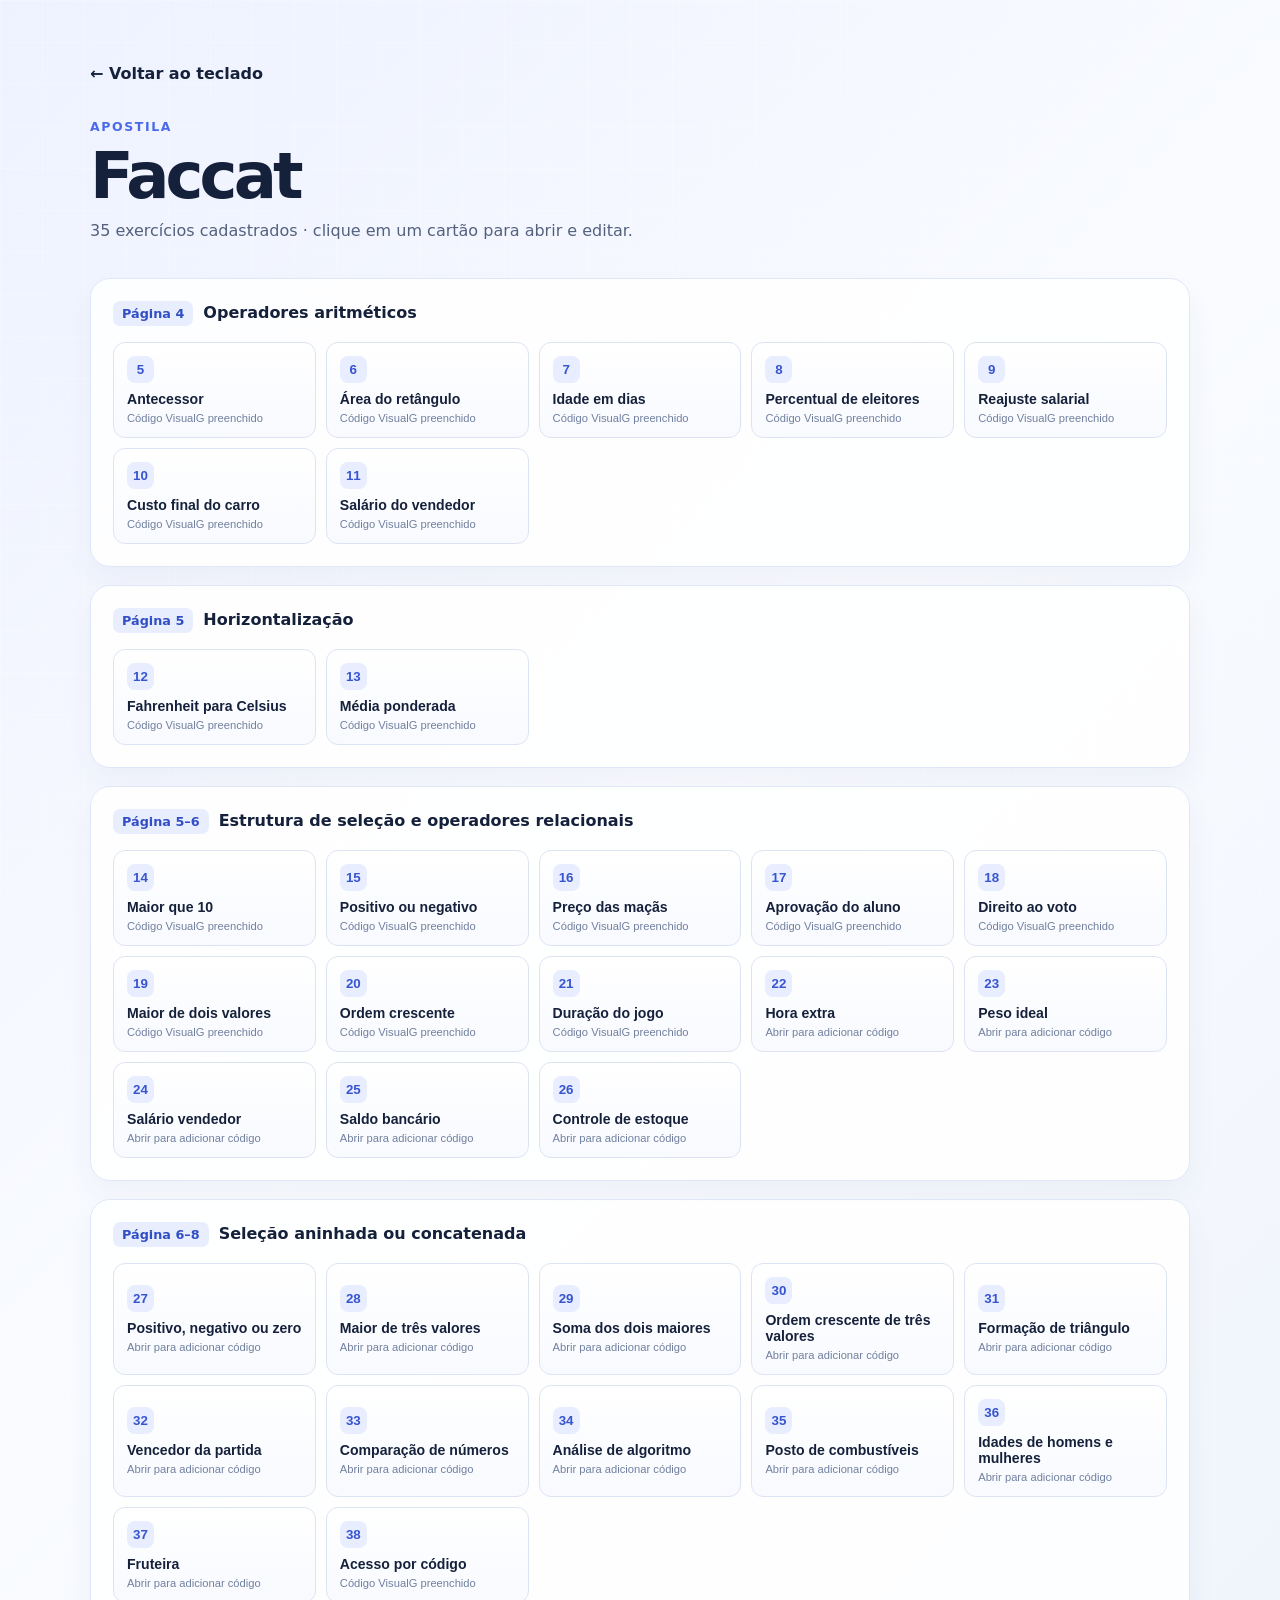
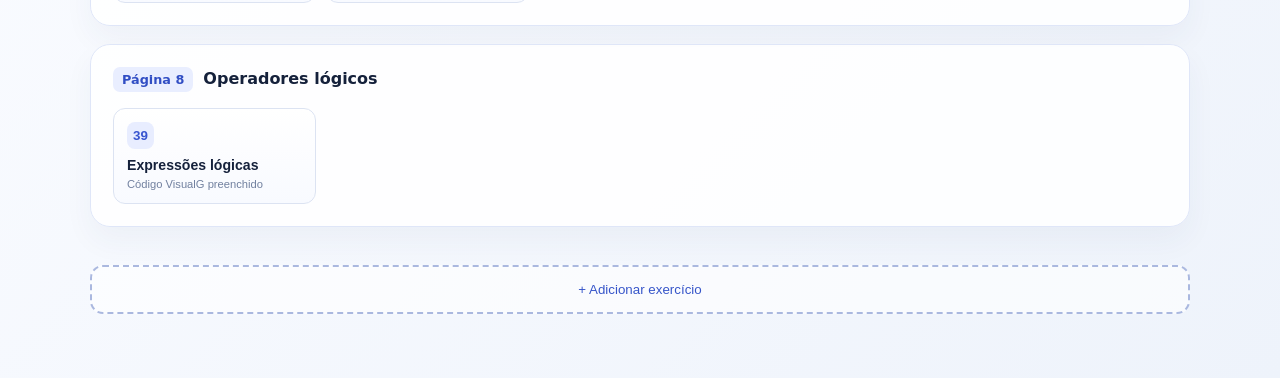
<file: pages/faccat.html>
<!doctype html>
<html lang="pt-BR">

<head>
    <meta charset="utf-8">
    <meta name="viewport" content="width=device-width,initial-scale=1">
    <title>Faccat | Meteoro de Lógica</title>
    <link rel="icon" href="../img/favicon.webp">
    <link rel="stylesheet" href="../css/exercises.css">
</head>

<body data-book="faccat">
    <main class="exercise-app"><a class="back" href="../index.html">← Voltar ao teclado</a>
        <header>
            <p class="eyebrow">Apostila</p>
            <h1>Faccat</h1>
            <p id="summary"></p>
        </header>
        <section id="groups"></section><button class="add" type="button">+ Adicionar exercício</button>
    </main>
    <dialog id="editor">
        <form method="dialog">
            <div class="dialog-head">
                <h2 id="editor-title">Editar exercício</h2><button class="icon" value="cancel">×</button>
            </div><input type="hidden" name="id"><label>Página<input name="page" required></label><label>Capítulo /
                assunto<input name="chapter" required></label><label>Exercício<input name="number"
                    required></label><label>Título curto<input name="title"></label><label>Enunciado<textarea
                    name="prompt" rows="5"></textarea></label><label>Código VisualG<textarea name="code"
                    rows="8"></textarea></label>
            <div class="actions"><button class="secondary" type="button" id="remove">Excluir</button><button
                    class="primary" value="save">Salvar</button></div>
        </form>
    </dialog>
    <script src="../data/exercises.js"></script>
    <script src="../data/exercise-details.js"></script>
    <script src="../data/visualg-matches.js"></script>
    <script src="../js/exercises.js"></script>
</body>

</html>
</file>
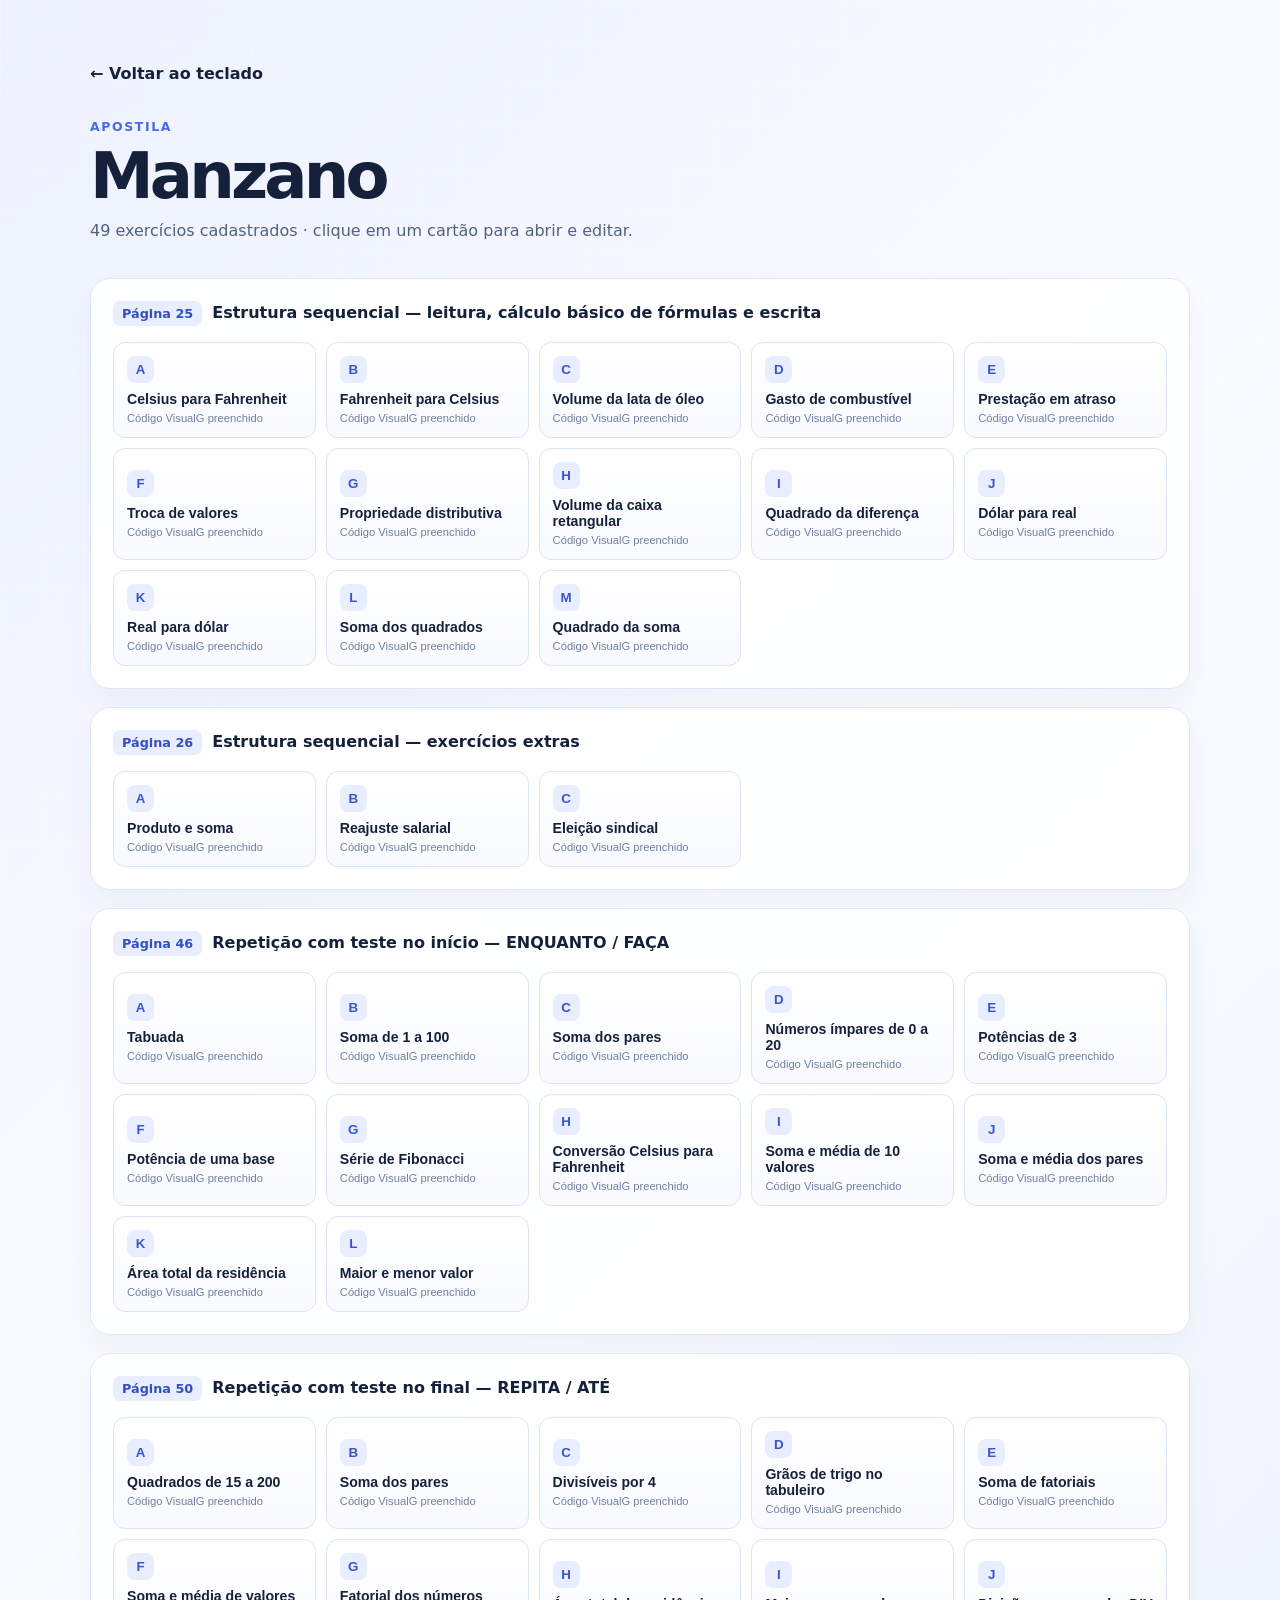
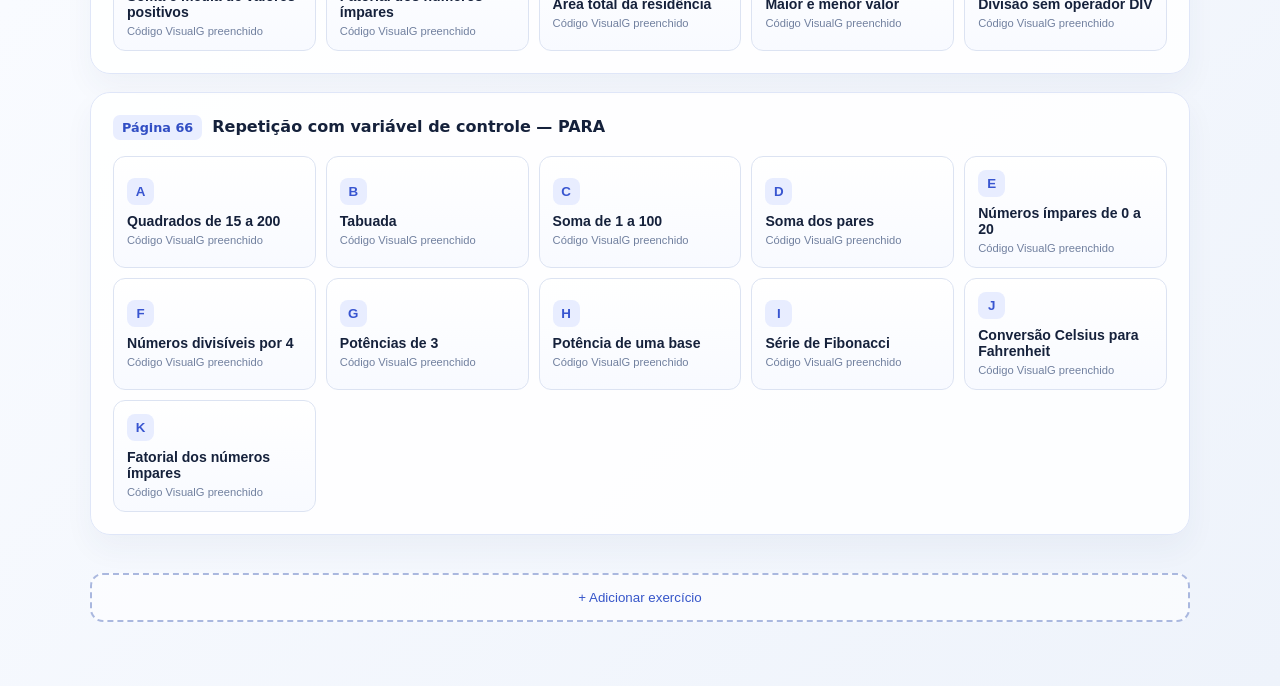
<file: pages/manzano.html>
<!doctype html>
<html lang="pt-BR">

<head>
    <meta charset="utf-8">
    <meta name="viewport" content="width=device-width,initial-scale=1">
    <title>Manzano | Meteoro de Lógica</title>
    <link rel="icon" href="../img/favicon.webp">
    <link rel="stylesheet" href="../css/exercises.css">
</head>

<body data-book="manzano">
    <main class="exercise-app"><a class="back" href="../index.html">← Voltar ao teclado</a>
        <header>
            <p class="eyebrow">Apostila</p>
            <h1>Manzano</h1>
            <p id="summary"></p>
        </header>
        <section id="groups"></section><button class="add" type="button">+ Adicionar exercício</button>
    </main>
    <dialog id="editor">
        <form method="dialog">
            <div class="dialog-head">
                <h2 id="editor-title">Editar exercício</h2><button class="icon" value="cancel">×</button>
            </div><input type="hidden" name="id"><label>Página<input name="page" required></label><label>Capítulo /
                assunto<input name="chapter" required></label><label>Exercício<input name="number"
                    required></label><label>Título curto<input name="title"></label><label>Enunciado<textarea
                    name="prompt" rows="5"></textarea></label><label>Código VisualG<textarea name="code"
                    rows="8"></textarea></label>
            <div class="actions"><button class="secondary" type="button" id="remove">Excluir</button><button
                    class="primary" value="save">Salvar</button></div>
        </form>
    </dialog>
    <script src="../data/exercises.js"></script>
    <script src="../data/exercise-details.js"></script>
    <script src="../data/visualg-matches.js"></script>
    <script src="../js/exercises.js"></script>
</body>

</html>
</file>
<file: css/exercises.css>
:root {
    --ink: #15213b;
    --accent: #4969e8
}

* {
    box-sizing: border-box
}

body {
    margin: 0;
    min-height: 100vh;
    font-family: Inter, system-ui, Arial, sans-serif;
    color: var(--ink);
    background: linear-gradient(135deg, #eef2ff, #f9fbff 45%, #eef3fb)
}

body:before {
    content: '';
    position: fixed;
    inset: 0;
    pointer-events: none;
    opacity: .45;
    background-image: linear-gradient(#ffffff80 1px, transparent 1px), linear-gradient(90deg, #ffffff80 1px, transparent 1px);
    background-size: 42px 42px
}

.exercise-app {
    position: relative;
    width: min(1100px, 94vw);
    margin: auto;
    padding: clamp(24px, 5vw, 64px) 0
}

.back {
    display: inline-flex;
    margin-bottom: 36px;
    color: var(--ink);
    text-decoration: none;
    font-weight: 700
}

.eyebrow {
    margin: 0;
    color: var(--accent);
    font-size: .78rem;
    font-weight: 800;
    letter-spacing: .13em;
    text-transform: uppercase
}

h1 {
    margin: 5px 0 8px;
    font-size: clamp(2.2rem, 6vw, 4rem);
    letter-spacing: -.06em
}

header>p:last-child {
    margin: 0 0 38px;
    color: #53617d
}

.group {
    background: #ffffffd9;
    border: 1px solid #dfe6f8;
    border-radius: 20px;
    padding: 22px;
    box-shadow: 0 14px 30px #2639620c;
    margin: 18px 0
}

.group-title {
    display: flex;
    align-items: baseline;
    flex-wrap: wrap;
    gap: 10px;
    margin-bottom: 16px
}

.group-title span {
    padding: 5px 9px;
    border-radius: 7px;
    color: #314ec4;
    background: #e9eeff;
    font-weight: 800;
    font-size: .8rem
}

.group h2 {
    margin: 0;
    font-size: 1rem
}

.cards {
    display: grid;
    grid-template-columns: repeat(auto-fill, minmax(175px, 1fr));
    gap: 10px
}

.exercise-card {
    min-height: 94px;
    padding: 13px;
    border: 1px solid #dce3f2;
    border-radius: 12px;
    text-align: left;
    color: inherit;
    background: linear-gradient(180deg, #fff, #f8faff);
    cursor: pointer;
    transition: .15s
}

.exercise-card:hover,
.exercise-card:focus-visible {
    transform: translateY(-2px);
    box-shadow: 0 9px 18px #2639621a;
    outline: 2px solid var(--accent);
    outline-offset: 2px
}

.exercise-card b {
    display: inline-grid;
    place-items: center;
    width: 27px;
    height: 27px;
    margin-bottom: 8px;
    border-radius: 8px;
    background: #e8edff;
    color: #3855d0
}

.exercise-card span,
.exercise-card small {
    display: block
}

.exercise-card span {
    font-weight: 750;
    font-size: .88rem
}

.exercise-card small {
    margin-top: 5px;
    color: #71809f;
    font-size: .7rem
}

.add {
    width: 100%;
    margin-top: 20px;
    padding: 15px;
    border: 2px dashed #aab8df;
    border-radius: 13px;
    color: #3655c9;
    background: #ffffff99;
    font: 700 1rem inherit;
    cursor: pointer
}

.add:hover {
    background: #fff
}

dialog {
    width: min(680px, 94vw);
    border: 0;
    border-radius: 20px;
    padding: 0;
    color: var(--ink);
    box-shadow: 0 22px 80px #11182b66
}

dialog::backdrop {
    background: #10162a88;
    backdrop-filter: blur(3px)
}

form {
    padding: 24px
}

.dialog-head {
    display: flex;
    align-items: center;
    justify-content: space-between;
    margin-bottom: 18px
}

.dialog-head h2 {
    margin: 0
}

.icon {
    border: 0;
    background: transparent;
    font-size: 2rem;
    cursor: pointer
}

label {
    display: block;
    margin: 13px 0;
    color: #43506a;
    font-size: .82rem;
    font-weight: 750
}

input,
textarea {
    display: block;
    width: 100%;
    margin-top: 5px;
    padding: 10px;
    border: 1px solid #ccd6ec;
    border-radius: 9px;
    color: var(--ink);
    background: #fbfcff;
    font: 400 1rem inherit
}

textarea {
    resize: vertical;
    line-height: 1.45
}

.actions {
    display: flex;
    justify-content: space-between;
    gap: 10px;
    margin-top: 24px
}

.primary,
.secondary {
    padding: 10px 16px;
    border: 0;
    border-radius: 9px;
    font: 700 .9rem inherit;
    cursor: pointer
}

.primary {
    margin-left: auto;
    color: #fff;
    background: var(--accent)
}

.secondary {
    color: #b13245;
    background: #fff0f2
}

@media(max-width:520px) {
    .group {
        padding: 16px
    }

    .cards {
        grid-template-columns: repeat(2, minmax(0, 1fr))
    }

    .exercise-card {
        min-height: 88px
    }
}
</file>
